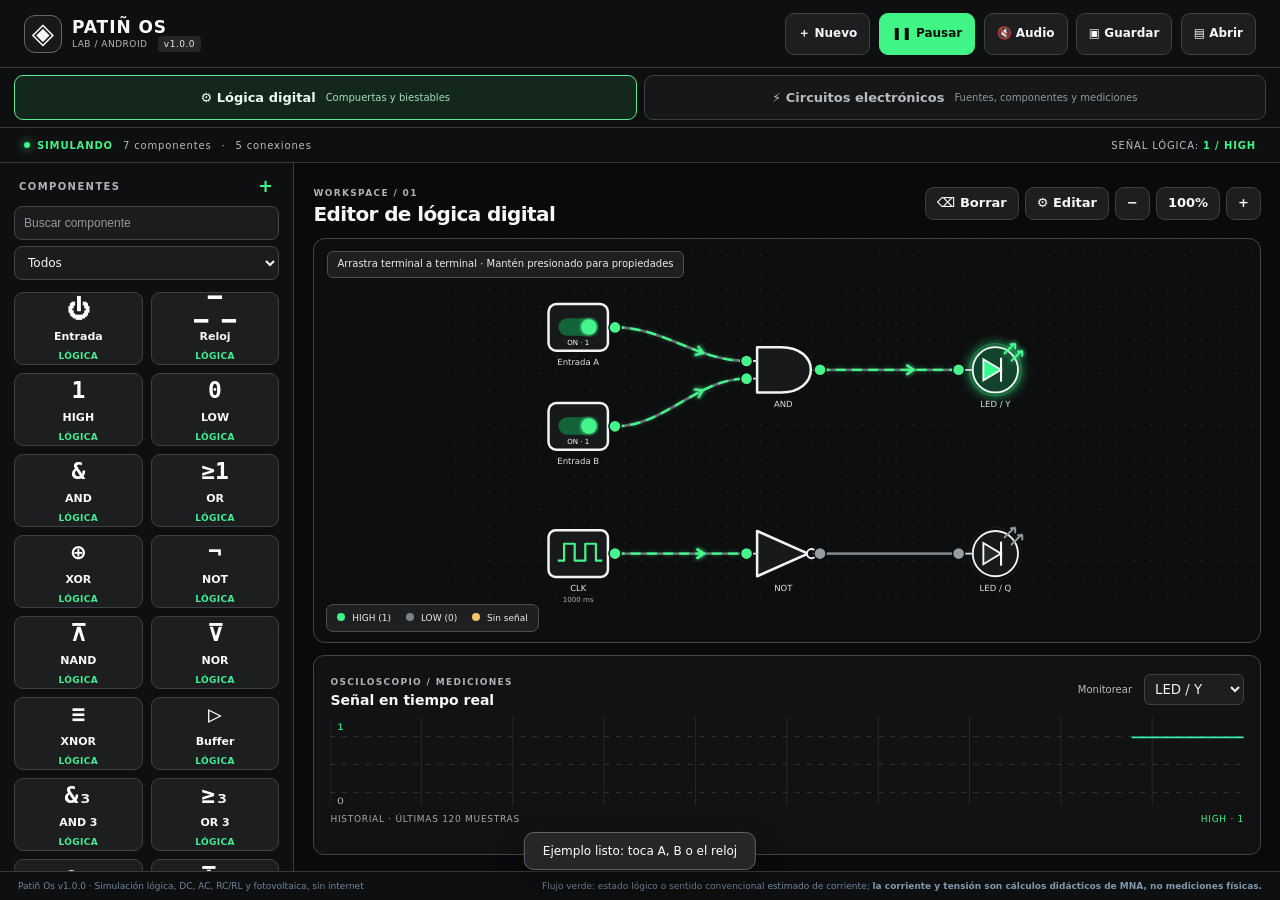
<file: web/index.html>
<!DOCTYPE html>
<html lang="es"><head><meta charset="utf-8"/><meta name="viewport" content="width=device-width,initial-scale=1,maximum-scale=5,user-scalable=yes"/>
<meta name="theme-color" content="#0a0a0b"/><title>Patiñ Os · Laboratorio de circuitos</title>
<link rel="stylesheet" href="style.css"/><link rel="stylesheet" href="responsive.css"/></head><body>
<div class="app">
  <header class="topbar">
    <div class="brand"><div class="brand-mark">◈</div><div><strong>PATIÑ <em>OS</em></strong><small>LAB / ANDROID <span class="alpha">v1.0.0</span></small></div></div>
    <div class="header-tools">
      <button id="newBtn" class="action" title="Nuevo proyecto" aria-label="Nuevo proyecto">＋ <span>Nuevo</span></button>
      <button id="runBtn" class="action primary" title="Pausar o reanudar" aria-label="Pausar o reanudar">❚❚ <span>Pausar</span></button>
      <button id="audioBtn" class="action" type="button" aria-pressed="false" title="Activar sonido de buzzer, altavoz y piezo" aria-label="Activar audio">🔇 <span>Audio</span></button>
      <button id="saveBtn" class="action" title="Guardar proyecto" aria-label="Guardar proyecto">▣ <span>Guardar</span></button>
      <button id="spiceBtn" class="action" title="Exportar circuito SPICE .cir" aria-label="Exportar SPICE">⚗ <span>SPICE</span></button>
      <button id="loadBtn" class="action" title="Abrir proyecto" aria-label="Abrir proyecto">▤ <span>Abrir</span></button>
      <input id="fileInput" type="file" accept=".json,.dig,application/json,application/xml,text/xml,text/plain" hidden />
    </div>
  </header>
  <nav class="workspace-tabs" aria-label="Laboratorios separados">
    <button id="logicModeBtn" class="workspace-tab active" data-workspace="logic" aria-pressed="true">⚙ Lógica digital <small>Compuertas y biestables</small></button>
    <button id="electronicsModeBtn" class="workspace-tab" data-workspace="electronics" aria-pressed="false">⚡ Circuitos electrónicos <small>Fuentes, componentes y mediciones</small></button>
  </nav>
  <div id="audioPanel" class="audio-panel" hidden><label for="audioVolume">Volumen de Patiñ Os</label><input id="audioVolume" type="range" min="0" max="100" value="25" step="1" aria-label="Volumen de audio"/><output id="audioVolumeValue" for="audioVolume">25%</output><small>Buzzer: funciona con DC sobre su umbral. Altavoz y piezo: requieren fuente AC o pulsada de 20 a 16 000 Hz. Micrófono: entrada simulada. Audio didáctico, no acústica real.</small></div>
  <div class="ribbon">
    <div class="live-pill"><i></i><b id="liveStatus">SIMULANDO</b></div>
    <span id="statNodes">0 componentes</span><span class="dotsep">·</span><span id="statWires">0 conexiones</span>
    <span class="ribbon-spacer"></span><span id="signalSummary">SEÑAL LÓGICA: <b class="high-word">1 / HIGH</b></span>
  </div>
  <main class="main">
    <aside class="sidebar">
      <div class="section-head">COMPONENTES <span>+</span></div>
      <div class="tool-controls"><input id="toolSearch" type="search" placeholder="Buscar componente" aria-label="Buscar componente" autocomplete="off"/><select id="toolCategory" aria-label="Categoría de componentes"><option value="all">Todos</option><option value="source">Fuentes</option><option value="gate">Compuertas</option><option value="advanced">Avanzados</option><option value="output">Salidas</option><option value="sequential">Biestables</option><option value="decoder">Decodificadores</option><option value="passive">Pasivos</option><option value="supply">Fuentes AC/DC</option><option value="diode">Diodos y LEDs</option><option value="actuator">Actuadores</option><option value="measurement">Medición</option><option value="transistor">Semiconductores e IC</option></select></div>
      <div class="tool-grid" id="tools"></div>
      <div class="section-head lower">PROYECTO</div>
      <div class="side-actions">
        <button id="sampleBtn">↻ <span>Circuito de ejemplo</span></button>
        <button id="undoBtn">↶ <span>Deshacer</span></button>
        <button id="clearBtn">⌫ <span>Limpiar todo</span></button>
      </div>
      <div class="tip"><b>Cómo conectar</b><p>Arrastra desde el punto de salida <span class="outdot">●</span> de un componente y luego una entrada <span class="indot">●</span>. Mueve los bloques arrastrándolos.</p></div>
    </aside>
    <section class="workarea">
      <div class="canvas-top"><div><span class="eyebrow">WORKSPACE / 01</span><h1 id="workspaceTitle">Editor de lógica digital</h1></div><div class="canvas-controls"><button id="deleteModeBtn">⌫ <span>Borrar</span></button><button id="editBtn" title="Editar propiedades del seleccionado">⚙ <span>Editar</span></button><button id="zoomOutBtn">−</button><button id="zoomResetBtn">100%</button><button id="zoomInBtn">+</button></div></div>
      <div class="svg-box" id="stage"><svg id="board" viewBox="0 0 1160 650" preserveAspectRatio="xMidYMid meet" aria-label="Editor visual de circuitos lógicos"><defs>
          <pattern id="dots" patternUnits="userSpaceOnUse" width="24" height="24"><circle cx="1" cy="1" r="1.1" fill="#323437" opacity=".68"/></pattern>
          <filter id="ledBloom" x="-130%" y="-130%" width="360%" height="360%"><feGaussianBlur stdDeviation="11"/></filter>
          <filter id="glow"><feGaussianBlur stdDeviation="3" result="blur"/><feMerge><feMergeNode in="blur"/><feMergeNode in="SourceGraphic"/></feMerge></filter>
        </defs><rect id="background" width="100%" height="100%" fill="url(#dots)"/><g id="wiresLayer"></g><g id="nodesLayer"></g><g id="overlayLayer"></g><g id="fxLayer" aria-hidden="true"></g></svg>
       <div class="canvas-hint" id="hint">Toca un interruptor para cambiar el nivel lógico</div>
       <div class="legend" id="signalLegend"><span><i class="green"></i> HIGH (1)</span><span><i class="gray"></i> LOW (0)</span><span><i class="amber"></i> Sin señal</span></div>
      </div>
      <div class="analog-status" id="analogStatus" role="status" hidden></div>
      <div class="import-status" id="importStatus" role="alert" hidden></div>
      <div class="bottom">
        <div class="scope-header"><div><span class="eyebrow">OSCILOSCOPIO / MEDICIONES</span><h2>Señal en tiempo real</h2></div><label>Monitorear <select id="scopeSelect"></select></label></div>
        <svg id="scope" viewBox="0 0 920 124" preserveAspectRatio="none"><g id="scopeLayer"></g></svg>
        <div class="scope-footer"><span>HISTORIAL · ÚLTIMAS 120 MUESTRAS</span><span id="scopeState">HIGH = 1</span></div>
      </div>
    </section>
  </main>
  <footer><span>Patiñ Os v1.0.0 · Simulación lógica, DC, AC, RC/RL y fotovoltaica, sin internet</span><span>Flujo verde: estado lógico o sentido convencional estimado de corriente; <b>la corriente y tensión son cálculos didácticos de MNA, no mediciones físicas.</b></span></footer>
  <div id="toast" role="status" aria-live="polite"></div>
  <dialog id="propsDialog" class="props-dialog" aria-labelledby="propsTitle"><form id="propsForm" method="dialog"><h2 id="propsTitle">Propiedades</h2><p class="props-description">Mantén presionado cualquier componente para configurar sus parámetros.</p><div id="propsFields"></div><p id="propsHelp" class="props-help"></p><div class="props-actions"><button type="button" id="propsClose">Cancelar</button><button type="submit" class="props-save">Guardar cambios</button></div></form></dialog>
</div>
<script src="engine.js"></script><script src="analog.js"></script><script src="special.js"></script><script src="devices.js"></script><script src="spice.js"></script><script src="dig.js"></script><script src="leds.js"></script><script src="sound.js"></script><script src="app.js"></script></body></html>
</file>
<file: web/style.css>
:root{--bg:#07101b;--panel:#0d1928;--panel2:#111f30;--edge:#24354a;--text:#e7f1fd;--muted:#7890aa;--hi:#38f0a2;--cyan:#36d6ff;--warn:#ffcc68;--low:#576a83}*{box-sizing:border-box}html,body{width:100%;height:100%;margin:0;background:var(--bg);color:var(--text);font-family:Inter,system-ui,-apple-system,Segoe UI,Roboto,sans-serif;overscroll-behavior:none}button,select{font-family:inherit}button{cursor:pointer;-webkit-tap-highlight-color:transparent;touch-action:manipulation}.app{display:flex;flex-direction:column;height:100dvh;min-height:560px}.topbar{height:68px;border-bottom:1px solid var(--edge);padding:0 22px;display:flex;align-items:center;justify-content:space-between;background:#0b1522;flex-shrink:0}.brand{display:flex;align-items:center;gap:10px}.brand-mark{height:38px;width:38px;background:linear-gradient(140deg,#1a4662,#164a4c);border:1px solid #276880;border-radius:11px;color:#64e7e5;text-align:center;line-height:34px;font-size:29px}.brand strong{font-size:17px;letter-spacing:.095em}.brand strong em{font-style:normal;color:var(--hi)}.brand small{display:block;font-size:9px;color:#95adc6;letter-spacing:.17em;margin-top:3px}.alpha{font-size:9px;background:#1d3c3c;color:#73d8b4;padding:3px 6px;border-radius:4px;margin-left:7px}.header-tools{display:flex;gap:8px}.action,.canvas-controls button{background:#14243a;border:1px solid var(--edge);color:#ccdded;border-radius:9px;padding:10px 12px;font-weight:700;font-size:12px}.action.primary{color:#0c211e;background:var(--hi);border-color:var(--hi)}.ribbon{height:35px;display:flex;gap:10px;align-items:center;padding:0 24px;border-bottom:1px solid #152a3c;background:#0b1521;color:#8aa1b8;font-size:10px;letter-spacing:.085em;flex-shrink:0}.ribbon-spacer{flex:1}.live-pill{display:flex;gap:7px;align-items:center;color:#62e6af;font-weight:800}.live-pill i{height:6px;width:6px;background:var(--hi);border-radius:50%;box-shadow:0 0 10px var(--hi)}.high-word{color:var(--hi)}.main{display:flex;flex:1;min-height:0}.sidebar{width:225px;flex-shrink:0;border-right:1px solid var(--edge);padding:18px 14px;overflow:auto;background:#0b1522}.section-head{font-size:10px;font-weight:900;color:#9db3c9;letter-spacing:.14em;display:flex;justify-content:space-between;padding:0 5px;margin-bottom:14px}.section-head span{color:var(--hi);font-size:18px;line-height:9px}.section-head.lower{margin-top:26px}.tool-grid{display:grid;grid-template-columns:repeat(2,minmax(0,1fr));gap:8px}.tool{min-height:73px;border:1px solid #26394f;background:#111f30;color:#d5e8f4;border-radius:9px;display:flex;flex-direction:column;justify-content:center;align-items:center;gap:8px;font-size:11px;font-weight:750;transition:background .12s}.tool:hover,.tool:active{border-color:#39bcb0;background:#19384a}.tool .glyph{font-family:monospace;color:#62dcd8;font-size:23px;font-weight:800}.side-actions{display:flex;flex-direction:column;gap:4px}.side-actions button{display:flex;gap:11px;align-items:center;background:transparent;color:#b8cbdd;border:0;border-radius:8px;padding:10px 9px;text-align:left;font-weight:600;font-size:11px}.side-actions button:hover{background:#172a3b}.tip{margin:22px 0 0;border:1px solid #23474c;border-radius:9px;padding:12px;background:#0e292d;font-size:11px;color:#93bfbf;line-height:1.6}.tip b{color:#72e0d0}.tip p{margin:6px 0 0}.outdot{color:var(--hi)}.indot{color:var(--cyan)}.workarea{flex:1;min-width:0;min-height:0;display:flex;flex-direction:column;padding:18px 19px 16px;gap:12px}.canvas-top{display:flex;justify-content:space-between;align-items:center;gap:6px}.eyebrow{font-size:9px;color:#72a5bd;letter-spacing:.15em;font-weight:800}h1{margin:2px 0 0;font-size:20px;letter-spacing:-.03em}h2{font-size:14px;margin:3px 0 0}.canvas-controls{display:flex;gap:6px}.canvas-controls button{font-size:13px;padding:8px 11px}.canvas-controls .on{color:var(--warn);border-color:var(--warn)}.svg-box{position:relative;min-height:250px;flex:1;border:1px solid #2b4054;background:#0b1726;border-radius:12px;overflow:hidden}.svg-box svg{width:100%;height:100%;display:block;touch-action:none;user-select:none;-webkit-user-select:none}.canvas-hint{position:absolute;top:12px;left:13px;background:#1a2b3cdb;border:1px solid #253f54;border-radius:6px;font-size:10px;padding:6px 9px;color:#96bad0;pointer-events:none}.legend{position:absolute;bottom:10px;left:12px;display:flex;gap:15px;background:#0b1a2cd9;border:1px solid #2a3d52;border-radius:7px;padding:8px 10px;font-size:9px;color:#a6b6c8;pointer-events:none}.legend i{display:inline-block;width:8px;height:8px;border-radius:50%;margin-right:4px}.legend .green{background:var(--hi)}.legend .gray{background:var(--low)}.legend .amber{background:var(--warn)}.gate-body{fill:#15273a;stroke:#59738b;stroke-width:1.8}.gate-label{fill:#e0effa;font:bold 15px system-ui,Segoe UI,sans-serif;text-anchor:middle;dominant-baseline:middle;pointer-events:none}.gate-caption{fill:#95acc4;font:11px system-ui,Segoe UI,sans-serif;text-anchor:middle;pointer-events:none}.gate-sublabel{fill:#83b4b8;font:9px system-ui,Segoe UI,sans-serif;text-anchor:middle;pointer-events:none}.node-group{cursor:grab}.node-group.dragging{cursor:grabbing}.node-group.selected .gate-body{stroke:#44e0dd;stroke-width:2.8;filter:drop-shadow(0 0 5px #27b1c85c)}.port{stroke:#0b1927;stroke-width:3;cursor:crosshair}.port.out{fill:var(--hi)}.port.in{fill:var(--cyan)}.wire-back{fill:none;stroke:#475b70;stroke-width:5;stroke-linecap:round;pointer-events:stroke}.wire-energized{fill:none;stroke:#35f9ad;stroke-width:3;stroke-dasharray:9 15;stroke-linecap:round;animation:energyFlow .85s linear infinite;pointer-events:none;filter:drop-shadow(0 0 4px #23f8a66a)}.wire-low{fill:none;stroke:#536a84;stroke-width:3;pointer-events:none}.wire-open{fill:none;stroke:#e8b45e;stroke-width:2;stroke-dasharray:4 10;pointer-events:none}.wire-delete{stroke:#e95967}.wire-preview{fill:none;stroke:var(--cyan);stroke-width:2.8;stroke-dasharray:6 8;pointer-events:none}@keyframes energyFlow{to{stroke-dashoffset:-24}}.bottom{height:200px;flex-shrink:0;background:#0d1a29;border:1px solid #22384c;border-radius:11px;padding:14px 16px 12px;display:flex;flex-direction:column}.scope-header{display:flex;align-items:center;justify-content:space-between}.scope-header label{font-size:10px;color:#9fb2c6}.scope-header select{margin-left:6px;border:1px solid #294153;background:#142b3e;color:#d2f3eb;border-radius:6px;padding:6px;max-width:155px}#scope{width:100%;height:99px;margin-top:7px;overflow:hidden}.scope-footer{display:flex;justify-content:space-between;color:#7891aa;font-size:9px;letter-spacing:.08em}.scope-footer span:last-child{color:#6ff4b5}footer{display:flex;justify-content:space-between;gap:10px;padding:9px 18px;background:#0b1421;border-top:1px solid #1e3143;font-size:9px;color:#71869b;flex-shrink:0}footer b{font-weight:600;color:#8198ac}#toast{position:fixed;z-index:200;left:50%;bottom:30px;transform:translateX(-50%) translateY(90px);transition:transform .2s;background:#1e3e48;border:1px solid #3a9996;color:#d9fff5;border-radius:10px;padding:11px 18px;font-size:12px;box-shadow:0 10px 30px #0005;pointer-events:none}#toast.visible{transform:translateX(-50%) translateY(0)}
@media(max-width:850px){.sidebar{width:176px;padding:12px 9px}.tool{min-height:62px}.workarea{padding:12px}.bottom{height:172px}.main{min-height:0}.topbar{padding:0 10px}.ribbon{padding:0 11px}.canvas-controls button{padding:7px 8px}footer{display:none}}
@media(max-width:630px){.app{min-height:550px}.topbar{height:56px}.brand strong{font-size:13px}.brand small{font-size:8px}.brand-mark{height:32px;width:32px;line-height:29px;font-size:25px}.action{padding:8px 9px}.action span{display:none}.header-tools{gap:4px}.ribbon{height:30px;font-size:8px}.ribbon>span:nth-of-type(3),.ribbon>.dotsep{display:none}.main{flex-direction:column-reverse}.sidebar{width:100%;height:124px;flex-shrink:0;padding:9px 10px;overflow-x:auto;overflow-y:hidden;border-right:none;border-top:1px solid var(--edge)}.sidebar>.section-head{display:none}.tool-grid{display:flex;gap:7px;width:max-content}.tool{min-width:77px;min-height:95px;gap:4px}.tool .glyph{font-size:24px}.side-actions,.tip{display:none}.workarea{padding:9px;gap:7px}.canvas-top h1{font-size:15px}.canvas-controls button span{display:none}.canvas-hint{font-size:9px}.legend{gap:7px;font-size:8px}.bottom{height:135px;padding:8px 10px}.scope-header h2{font-size:12px}#scope{height:64px}.scope-footer{font-size:8px}.scope-header select{max-width:108px} .canvas-hint{top:6px;left:6px}}

/* 0.2: visible file import diagnostics, especially useful on narrow Android screens. */
.import-status{background:#3b261c;color:#ffe9c7;border:1px solid #ba7344;border-radius:9px;padding:9px 13px;font-size:11px;line-height:1.5;white-space:normal;word-break:break-word;max-height:106px;overflow:auto;flex-shrink:0}
.import-status[hidden]{display:none}
.brand strong{letter-spacing:.08em}
@media(max-width:630px){.import-status{font-size:10px;max-height:76px;padding:7px 9px}.brand strong{font-size:16px}}

/* Patiñ Os 0.3: monochrome high contrast, SVG component symbols and directed activity. */
:root{--bg:#08090a;--panel:#101112;--panel2:#171819;--edge:#373a3d;--text:#f7f7f7;--muted:#acb0b4;--hi:#41f486;--cyan:#e2e6e9;--warn:#f3c46a;--low:#7b8188}
html,body{background:var(--bg);color:var(--text);-webkit-font-smoothing:antialiased;text-rendering:optimizeLegibility}
.topbar,.ribbon,footer,.sidebar{background:#0e0f10;border-color:var(--edge)}.topbar{box-shadow:0 1px 0 #35383a}
.brand-mark{background:#171819;color:#f6f6f6;border-color:#65686b}.brand small{color:#b6b8bc}.brand strong em{color:#fff}.alpha{background:#242627;color:#e9e9e9}.ribbon{color:#b8bcc1}.eyebrow,.section-head{color:#afb2b7}.live-pill{color:var(--hi)}
.action,.canvas-controls button,.tool,.scope-header select{background:#1c1e20;color:#f7f7f7;border-color:#3c4145}.action.primary{background:var(--hi);color:#08100a;border-color:var(--hi)}.action:hover,.tool:hover,.canvas-controls button:hover{background:#2c2e30;border-color:#c9cbd0;color:#fff}
.sidebar{border-color:var(--edge)}.side-actions button{color:#eeeff1}.side-actions button:hover{background:#252729}.tip{background:#191b1b;border-color:#414443;color:#b6bec0}.tip b{color:#fff}.tool .glyph{color:#fff}.outdot{color:var(--hi)}.indot{color:#f6f6f6}
.workarea{background:#090a0b}.svg-box{background:#0d0e0f;border-color:#424448}.canvas-hint,.legend{background:#202123ec;border-color:#4b4e52;color:#ececec}.legend .gray{background:var(--low)}
.gate-body{fill:#17191b;stroke:#f1f3f4;stroke-width:2.5;stroke-linejoin:round;vector-effect:non-scaling-stroke}.gate-line{fill:none;stroke:#f5f5f5;stroke-width:2.5;vector-effect:non-scaling-stroke}.gate-caption{fill:#e0e1e2;font:12px system-ui,Segoe UI,sans-serif;text-anchor:middle;pointer-events:none}.gate-sublabel{fill:#fff;font:10px system-ui,sans-serif;text-anchor:middle;pointer-events:none}.gate-label{fill:#f5f5f5;font:700 28px system-ui,sans-serif;text-anchor:middle;dominant-baseline:middle;pointer-events:none}
.node-group.selected .gate-body{stroke:#44f58b;stroke-width:3.5;filter:drop-shadow(0 0 5px #35ed8966)}.port{stroke:#0b0b0b;stroke-width:2.8}.port.in,.port.out{stroke:#0a0c0b;stroke-width:2}.wire-back{stroke:#63696d;stroke-width:4}.wire-low{stroke:#84898e;stroke-width:2.5}.wire-energized{stroke:#3dfa85;stroke-width:3.2;stroke-dasharray:12 11;filter:drop-shadow(0 0 4px #34ff9566);animation:energyFlow .9s linear infinite}.flow-chevron{fill:none;stroke:#4af993;stroke-width:3.6;stroke-linecap:round;stroke-linejoin:round;filter:drop-shadow(0 0 3px #4af993)}.app.paused .wire-energized{animation-play-state:paused}.wire-preview{stroke:#e9e9e9}.wire-open{stroke:#e5bc72}.wire-delete{stroke:#ff7777}.led-housing{fill:#161819;stroke:#f3f4f5;stroke-width:2.6}.led-housing.lit{fill:#12432c;filter:drop-shadow(0 0 9px #2ffc86)}.led-rays{fill:none;stroke:#92999c;stroke-width:2.8;stroke-linecap:round;stroke-linejoin:round}.led-rays.rays-on{stroke:#45ff91;filter:drop-shadow(0 0 4px #4bff9a)}
.bottom{background:#111213;border-color:#414448}#scope{background:#111213}.scope-header label{color:#b8bdc0}.scope-header select{color:#f0f1f1}.scope-footer{color:#a5a8ad}.scope-footer span:last-child{color:var(--hi)}#toast{background:#242628;border-color:#606468;color:#fff}.import-status{background:#2c2317;color:#ffe9c7}
svg{shape-rendering:geometricPrecision;text-rendering:geometricPrecision}
@media(max-width:630px){.topbar{padding:0 11px}.brand strong{font-size:16px}.ribbon{font-size:9px}.workarea{padding:10px;gap:9px}.svg-box{min-height:260px}.canvas-hint{font-size:11px;padding:7px 10px}.canvas-top h1{font-size:17px}.canvas-controls button{min-width:37px;padding:9px}.sidebar{height:125px}.tool{background:#171819;min-width:80px;min-height:94px}.tool .glyph{font-size:27px}.legend{font-size:9px;gap:8px}.bottom{height:151px}.scope-header h2{font-size:14px}.scope-header select{padding:7px}.scope-footer{font-size:8px}}

.pin-lead{stroke:#dadde0;stroke-width:2.6;stroke-linecap:round;pointer-events:none}

/* v0.4 - touch-friendly wiring, component browsing, and small visual fault sparks */
.header-tools{align-items:center}.header-tools .action{min-width:42px;min-height:42px}
.tool-controls{display:flex;flex-direction:column;gap:6px;margin:0 0 12px}
.tool-controls input,.tool-controls select{width:100%;min-width:0;background:#1b1c1e;color:#f5f5f5;border:1px solid #414549;border-radius:8px;min-height:34px;padding:6px 9px;font-size:12px}
.tool-controls input::placeholder{color:#93989c}.empty-tools{font-size:12px;color:#adb1b6;padding:12px}
.port-hit{fill:transparent;stroke:transparent;stroke-width:2;pointer-events:all;cursor:crosshair}
.port{pointer-events:none}.port-hit:hover{stroke:#f2f2f2aa;fill:#aaaaaa26}
.pending-ring{fill:none;stroke:#f5f5f5;stroke-width:2;stroke-dasharray:5 5;animation:spinRing 1s linear infinite;pointer-events:none}
@keyframes spinRing{to{stroke-dashoffset:-20}}
.gate-symbol{fill:#f8f8f8;text-anchor:middle;font-size:23px;font-weight:800;font-family:system-ui;pointer-events:none}
.spark-particle{animation:sparkFly .58s ease-out forwards;pointer-events:none;transform-origin:center}
.spark-flash{fill:#ffd17f;animation:sparkFlash .38s ease-out forwards;pointer-events:none}
@keyframes sparkFly{0%{transform:translate(0,0) scale(1);opacity:1}100%{transform:translate(var(--dx),var(--dy)) scale(.15);opacity:0}}
@keyframes sparkFlash{0%{transform:scale(.8);opacity:1}100%{transform:scale(3.2);opacity:0}}
@media(max-width:630px){
 .topbar{gap:7px;padding:0 9px}.brand{gap:6px}.brand-mark{width:30px;height:30px;line-height:28px}
 .brand strong{font-size:14px}.brand small{font-size:7px;letter-spacing:.08em}.alpha{font-size:7px;padding:3px;margin-left:2px}
 .header-tools{gap:4px}.header-tools .action{min-width:38px;min-height:38px;padding:6px 8px;font-size:19px}
 .sidebar{height:176px;padding:7px 9px}.tool-controls{display:flex;flex-direction:row;gap:6px;margin-bottom:7px;height:33px}
 .tool-controls input{flex:1;width:auto;min-width:0}.tool-controls select{width:115px}
 .tool{min-height:102px;min-width:85px;gap:3px}.tool .glyph{font-size:24px}.tool span:last-child{font-size:11px}
 .canvas-hint{max-width:calc(100% - 20px)}.legend{gap:6px;padding:6px 7px}
}

/* Patiñ Os v0.5 – parameter editing and a larger searchable component library */
.component-line{fill:none;stroke:#f1f2f3;stroke-width:2.8;stroke-linejoin:round;stroke-linecap:round}
.component-shell{fill:#191b1c;stroke:#f1f2f3;stroke-width:2.7}
.component-on{fill:#143b28;filter:drop-shadow(0 0 8px #40f18b88)}
.component-letter{font:700 18px system-ui,sans-serif;fill:#f5f5f6;text-anchor:middle;pointer-events:none}
.component-mini{font:12px system-ui,sans-serif;fill:#cdd1d4;text-anchor:middle;pointer-events:none}
.component-properties{font:10px system-ui,sans-serif;text-anchor:middle;fill:#aaaeb2;pointer-events:none}
.sound-waves{fill:none;stroke:#4bf993;stroke-width:3;stroke-linecap:round;filter:drop-shadow(0 0 5px #40f18b)}
.analog-status{border:1px solid #55534a;border-radius:9px;background:#191817;color:#d9d5cb;padding:8px 12px;font-size:11px;line-height:1.5;max-height:90px;overflow:auto;flex-shrink:0}
.analog-status[hidden]{display:none}
.props-dialog{border:1px solid #555c5a;border-radius:16px;background:#161718;color:#f4f4f4;max-width:min(94vw,470px);width:calc(100% - 30px);max-height:83dvh;padding:21px;box-shadow:0 28px 90px #000d;overflow-y:auto}
.props-dialog::backdrop{background:#000b;backdrop-filter:blur(3px)}.props-dialog h2{font-size:21px;margin:0 0 7px}.props-description,.props-help{color:#aeb3b6;font-size:12px;line-height:1.6;margin:7px 0 16px}
.property-field{display:flex;flex-direction:column;gap:7px;margin:12px 0;font-size:12px;color:#dce0e2}
.property-field input,.property-field select{border:1px solid #555e61;border-radius:9px;background:#242628;color:#fff;min-height:44px;padding:9px 12px;font-size:16px;width:100%;box-sizing:border-box}
.property-field input:focus,.property-field select:focus{outline:2px solid #46ef8d;border-color:#46ef8d}
.props-actions{display:flex;gap:12px;justify-content:flex-end;margin-top:18px}.props-actions button{min-height:44px;padding:8px 15px;border:1px solid #656a6e;background:#252728;color:#f9f9f9;border-radius:9px}.props-actions .props-save{background:#41f486;border-color:#41f486;color:#07150d;font-weight:700}
@media(max-width:630px){.canvas-controls #editBtn{font-size:17px}.canvas-controls #editBtn span{display:none}.tool-controls select{width:128px}.tool{min-width:98px}.props-dialog{padding:17px}.analog-status{font-size:10px;max-height:68px}}

/* Voltaje y corriente físicos calculados de las ramas de MNA. */
.component-reading{font:9px system-ui,sans-serif;fill:#48ff98;text-anchor:middle;pointer-events:none;}
@media(max-width:630px){.component-reading{font-size:9px}}

/* v0.7: visible model support state on every catalog item. */
.tool .model-type{font-size:9px;letter-spacing:.045em;color:#42ef93;text-transform:uppercase;line-height:1.2;white-space:nowrap;font-weight:600}
.tool .model-type.pending{color:#e6c185}
@media(max-width:630px){.tool .model-type{font-size:8px}.tool{min-height:108px}}

/* v0.9: independently saved logic and electronics workspaces */
.workspace-tabs{display:flex;gap:7px;padding:7px 14px;background:#0d0e0f;border-bottom:1px solid #3c3d40;flex:none}
.workspace-tab{border:1px solid #3c4143;background:#151719;color:#b6babd;border-radius:9px;min-height:45px;padding:7px 14px;font-weight:750;text-align:left;flex:1;display:flex;align-items:center;gap:10px;justify-content:center;font-size:13px}
.workspace-tab small{font-weight:500;color:#91999c;font-size:10px}.workspace-tab.active{border-color:#59ed92;background:#14271c;color:#eafdf1}.workspace-tab.active small{color:#a2ddbc}
.workspace-tab:focus-visible{outline:2px solid #7af6ad;outline-offset:2px}
@media(max-width:630px){.workspace-tabs{gap:6px;padding:5px 9px}.workspace-tab{font-size:11px;min-height:39px;padding:5px 8px;gap:4px}.workspace-tab small{display:none}}

/* v0.9.5: explicit opt-in sound controls; accessible compact mobile layout */
.audio-panel{display:flex;align-items:center;flex-wrap:wrap;gap:10px;padding:10px 16px;background:#131415;border-bottom:1px solid #414448;color:#fafafa;font-size:13px;}
.audio-panel[hidden]{display:none;}
.audio-panel input[type=range]{accent-color:#37ef91;flex:1;min-width:110px;max-width:340px;}
.audio-panel output{font-variant-numeric:tabular-nums;min-width:35px;}
.audio-panel small{flex-basis:100%;color:#bbc0c4;line-height:1.45;}
#audioBtn[aria-pressed=true]{background:#215036;border-color:#35de83;color:#fff;}
#audioBtn:focus-visible,#audioVolume:focus-visible{outline:2px solid #40f395;outline-offset:2px;}
@media(max-width:760px){.audio-panel{padding:8px 12px;gap:7px}.audio-panel label{font-size:11px}.audio-panel small{font-size:10px}.header-tools #audioBtn span{display:none;}}

/* 0.9.6 RC: low-motion accessibility and smaller/foldable screens */
@media(prefers-reduced-motion:reduce){
 .wire-energized{animation:none;stroke-dashoffset:0;filter:none}
 .flow-chevron{display:none}.spark-flash,.spark-particle{animation:none;opacity:0}
 .tool,.action,#toast{transition:none}
}
@media(max-width:360px){.header-tools{gap:2px}.action{padding:7px 6px}.canvas-controls{gap:3px}.canvas-controls button{min-width:31px;padding:6px}.canvas-hint{max-width:calc(100% - 12px)}.ribbon{padding:0 8px}.legend{max-width:calc(100% - 20px);flex-wrap:wrap}}
@media(orientation:landscape) and (max-height:520px){.app{min-height:0}.sidebar{height:112px}.workarea{min-height:0}.bottom{height:110px}.svg-box{min-height:150px}.canvas-hint{font-size:10px}}
</file>
<file: web/responsive.css>
/* Patiñ Os — layout adaptativo RC2. Se carga al final para no alterar el motor.
 * Diseño responsive por espacio disponible, no por modelo de teléfono. */
:root { color-scheme: dark; }
html,body { max-width:100%; overflow:hidden; }
.app { width:100%; height:100vh; height:100dvh; min-height:0; min-width:0; overflow:hidden; }
.main { flex:1 1 auto; min-height:0; min-width:0; overflow:hidden; }
.workarea { min-height:0; min-width:0; overflow-y:auto; overscroll-behavior:contain; scrollbar-width:thin; }
.sidebar { min-height:0; min-width:0; scrollbar-width:thin; }
.topbar { min-width:0; }
.brand { min-width:0; flex:0 1 auto; }
.brand > div:last-child { min-width:0; }
.brand strong { display:block; white-space:nowrap; line-height:1.1; letter-spacing:.055em; }
.brand small { white-space:nowrap; letter-spacing:.055em; }
.brand-mark { flex:0 0 auto; }
.header-tools { min-width:0; }
.action,.canvas-controls button { line-height:1.15; }
.workspace-tab { min-width:0; }
.canvas-top > div:first-child { min-width:0; }
.canvas-top h1 { overflow-wrap:normal; }
.canvas-controls { min-width:0; }
.canvas-hint { line-height:1.25; max-width:calc(100% - 20px); }
.scope-header { gap:8px; }
.scope-header label { min-width:0; display:flex; align-items:center; gap:6px; }
.scope-header select { min-width:0; max-width:100%; }
.tool-controls { min-width:0; }
#tools { scrollbar-width:thin; }
.props-dialog { max-height:min(86dvh,760px); }

/* Teléfonos en vertical, incluso si el usuario usa letra grande o pantalla dividida. */
@media (max-width:760px) and (orientation:portrait) {
  .app { display:flex; flex-direction:column; }
  .topbar {
    height:auto; flex:0 0 auto; display:grid; grid-template-columns:minmax(0,1fr);
    justify-content:stretch; align-items:stretch; row-gap:7px;
    padding:8px 10px 7px;
  }
  .brand { width:100%; gap:9px; align-items:center; }
  .brand-mark { width:34px; height:34px; line-height:32px; font-size:25px; }
  .brand strong { font-size:clamp(15px,4.2vw,20px); }
  .brand small { font-size:9px; margin-top:2px; }
  .alpha { font-size:9px; padding:2px 5px; }
  .header-tools { display:grid; grid-template-columns:repeat(6,minmax(0,1fr)); gap:6px; width:100%; }
  .header-tools .action { width:100%; min-width:0; min-height:44px; height:44px; padding:4px; font-size:20px; border-radius:10px; }
  .header-tools .action span { display:none; }
  .workspace-tabs { flex:0 0 auto; display:grid; grid-template-columns:repeat(2,minmax(0,1fr)); gap:7px; padding:6px 10px; }
  .workspace-tab { min-height:43px; padding:7px 5px; font-size:clamp(10px,2.9vw,13px); white-space:normal; text-align:center; }
  .workspace-tab small { display:none; }
  .audio-panel { flex:0 0 auto; padding:7px 10px; gap:6px; }
  .audio-panel label { font-size:12px; }
  .audio-panel small { display:none; }
  .audio-panel input[type=range] { min-width:55px; }
  .ribbon { flex:0 0 auto; height:auto; min-height:34px; padding:6px 10px; gap:7px; font-size:10px; letter-spacing:0; }
  .ribbon .dotsep,#statWires { display:none; }
  #signalSummary { max-width:47%; overflow:hidden; text-overflow:ellipsis; white-space:nowrap; font-size:9px; }
  .main { display:flex; flex-direction:column; flex:1 1 auto; min-height:0; }
  .workarea { order:1; flex:1 1 auto; display:block; overflow-y:auto; padding:11px 10px 14px; }
  .canvas-top { display:grid; grid-template-columns:minmax(0,1fr); row-gap:9px; align-items:start; margin-bottom:10px; }
  .canvas-top h1 { font-size:clamp(16px,4vw,21px); line-height:1.2; margin-top:2px; }
  .eyebrow { font-size:10px; }
  .canvas-controls { width:100%; display:grid; grid-template-columns:repeat(5,minmax(0,1fr)); gap:7px; }
  .canvas-controls button { min-width:0; height:42px; padding:5px 2px; font-size:17px; }
  .canvas-controls button span { display:none; }
  .svg-box { flex:0 0 auto; height:clamp(285px,45dvh,550px); min-height:285px; border-radius:12px; }
  .canvas-hint { top:10px; left:10px; right:10px; width:max-content; max-width:calc(100% - 20px); padding:7px 10px; font-size:11px; }
  .legend { bottom:10px; left:10px; right:10px; width:max-content; max-width:calc(100% - 20px); flex-wrap:wrap; font-size:10px; gap:7px 10px; padding:7px 9px; }
  .analog-status,.import-status { margin-top:9px; max-height:none; overflow:visible; font-size:11px; }
  .bottom { flex:0 0 auto; height:auto; min-height:158px; padding:12px 11px 9px; margin-top:11px; border-radius:11px; }
  .scope-header { flex-wrap:wrap; align-items:center; }
  .scope-header h2 { font-size:14px; }
  .scope-header label { font-size:10px; }
  .scope-header select { max-width:135px; min-height:34px; }
  #scope { height:85px; margin-top:8px; }
  .scope-footer { font-size:9px; gap:8px; flex-wrap:wrap; }
  .sidebar { order:2; width:100%; height:clamp(163px,24dvh,205px); flex:0 0 auto; overflow:hidden; padding:10px 10px 8px; border-top:1px solid var(--edge); border-right:0; }
  .sidebar > .section-head,.sidebar .side-actions,.sidebar .tip { display:none; }
  .tool-controls { display:grid; grid-template-columns:minmax(0,1fr) minmax(106px,37%); align-items:center; gap:8px; height:38px; margin:0 0 8px; }
  .tool-controls input,.tool-controls select { width:100%; min-width:0; height:38px; min-height:38px; font-size:13px; }
  .tool-grid { display:flex; flex-wrap:nowrap; gap:8px; width:100%; max-width:100%; height:calc(100% - 46px); overflow-x:auto; overflow-y:hidden; -webkit-overflow-scrolling:touch; padding-bottom:3px; }
  .tool { flex:0 0 clamp(95px,27vw,135px); min-width:0; min-height:0; height:100%; padding:5px 7px; gap:4px; }
  .tool .glyph { font-size:26px; }
  .tool span:last-child { overflow-wrap:anywhere; text-align:center; font-size:11px; }
  .tool .model-type { font-size:9px; }
  footer { display:none; }
}
/* Horizontal compact phones: panel on the left and independently scrollable editor. */
@media (orientation:landscape) and (max-height:560px) {
  .app { min-height:0; }
  .topbar { display:flex; height:51px; min-height:51px; padding:5px 11px; gap:8px; align-items:center; }
  .brand { flex:0 1 auto; }
  .brand strong { font-size:14px; }
  .brand small { font-size:8px; }
  .brand-mark { width:30px; height:30px; line-height:28px; font-size:23px; }
  .header-tools { display:flex; margin-left:auto; gap:5px; width:auto; }
  .header-tools .action { min-width:36px; width:38px; height:38px; min-height:38px; font-size:18px; padding:3px; }
  .header-tools .action span { display:none; }
  .workspace-tabs { padding:4px 9px; }
  .workspace-tab { min-height:34px; font-size:11px; padding:4px 8px; }
  .workspace-tab small { display:none; }
  .ribbon { height:27px; min-height:27px; padding:4px 11px; }
  .audio-panel { padding:5px 10px; }
  .audio-panel small { display:none; }
  .main { display:flex; flex-direction:row; min-height:0; }
  .sidebar { order:0; flex:0 0 clamp(185px,28vw,270px); width:clamp(185px,28vw,270px); height:auto; padding:9px; overflow-y:auto; overflow-x:hidden; border-right:1px solid var(--edge); border-top:0; }
  .sidebar .section-head { display:flex; }
  .tool-controls { display:flex; flex-direction:column; height:auto; gap:7px; }
  .tool-controls input,.tool-controls select { width:100%; height:36px; min-height:36px; }
  .tool-grid { display:grid; width:100%; grid-template-columns:repeat(2,minmax(0,1fr)); height:auto; overflow:visible; gap:7px; }
  .tool { min-width:0; min-height:86px; height:auto; }
  .workarea { order:1; flex:1 1 auto; display:block; min-width:0; min-height:0; padding:9px 12px; overflow-y:auto; }
  .canvas-top { display:grid; grid-template-columns:minmax(0,1fr) auto; gap:10px; align-items:center; margin-bottom:8px; }
  .canvas-top h1 { font-size:16px; }
  .canvas-controls { display:flex; gap:5px; width:auto; }
  .canvas-controls button { min-width:35px; min-height:36px; padding:5px; font-size:14px; }
  .canvas-controls button span { display:none; }
  .svg-box { flex:0 0 auto; height:clamp(240px,72dvh,500px); min-height:240px; }
  .canvas-hint { max-width:calc(100% - 20px); font-size:10px; }
  .bottom { height:auto; min-height:135px; padding:10px; margin-top:9px; }
  #scope { height:77px; }
  footer { display:none; }
}
/* Tablets/desktops: sidebar stays visible and scope remains accessible by scrolling workarea. */
@media (min-width:761px) and (min-height:561px) {
  .topbar { padding-inline:clamp(12px,2vw,24px); gap:12px; }
  .brand { flex:0 0 auto; }
  .header-tools { gap:clamp(4px,.65vw,9px); flex-wrap:nowrap; }
  .header-tools .action { min-width:37px; white-space:nowrap; }
  .sidebar { width:clamp(210px,23vw,310px); }
  .workarea { overflow-y:auto; }
  .canvas-top { flex-wrap:wrap; row-gap:8px; }
  .svg-box { min-height:300px; }
  .bottom { min-height:175px; }
}
@media (max-width:1030px) and (min-width:761px) {
  .header-tools .action span { display:none; }
  .header-tools .action { font-size:18px; min-width:40px; min-height:40px; padding:6px; }
}
/* Narrow split-screen windows should use the vertical layout even when the viewport is short. */
@media (max-width:760px) and (max-height:560px) and (orientation:portrait) {
  .svg-box { height:300px; }
  .sidebar { height:153px; }
}
</file>
